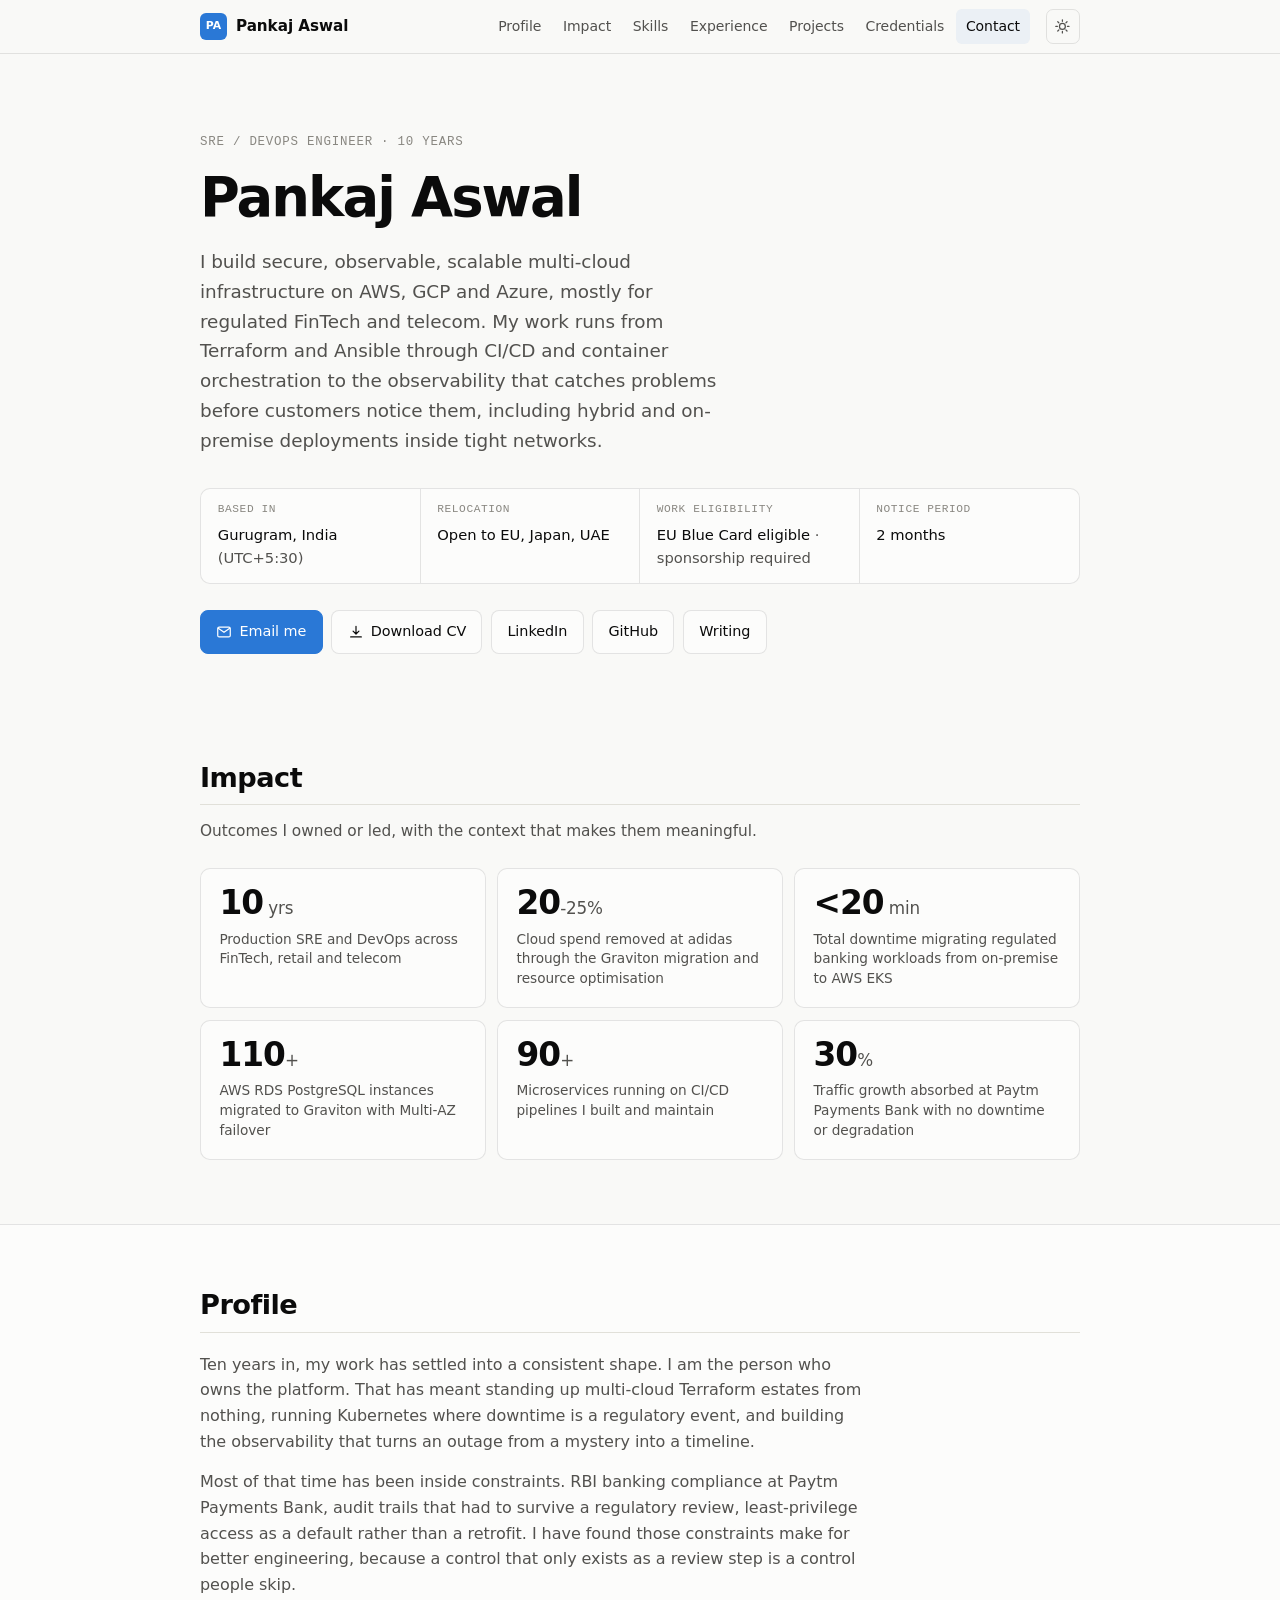
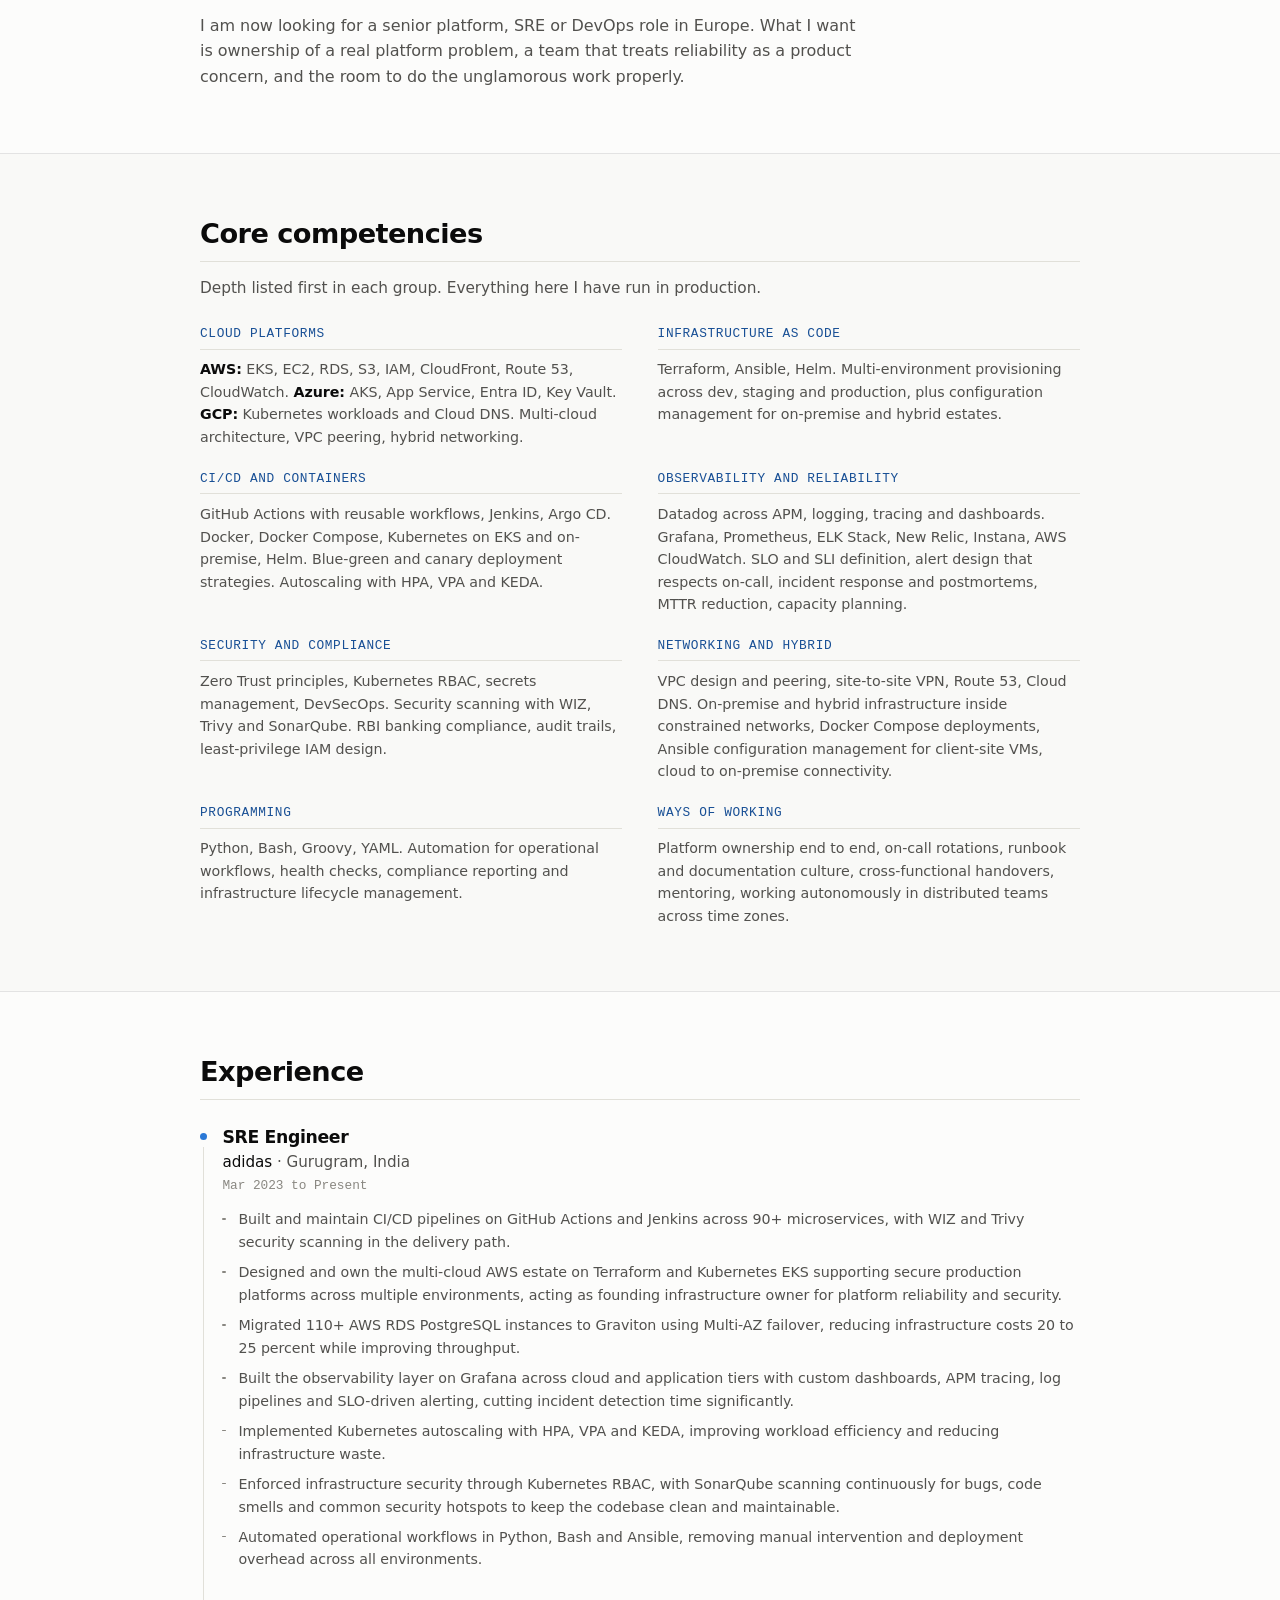
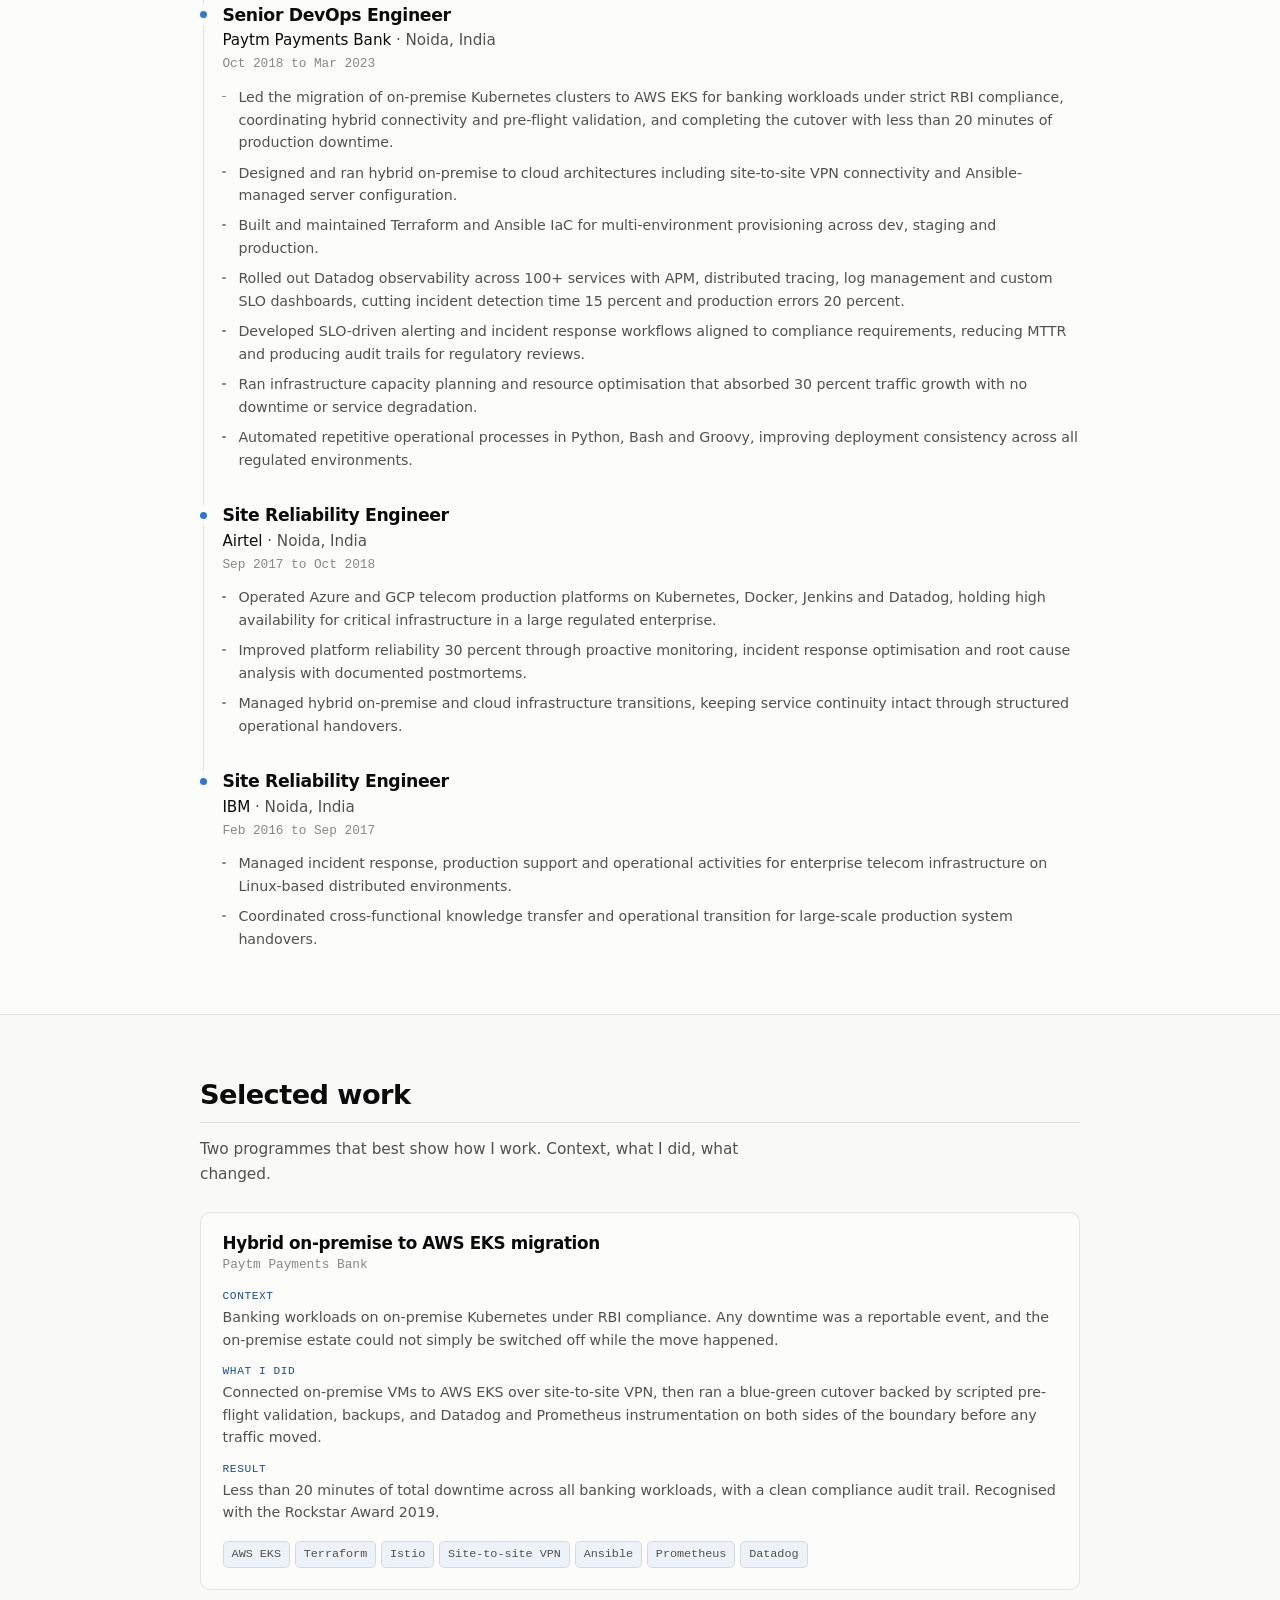
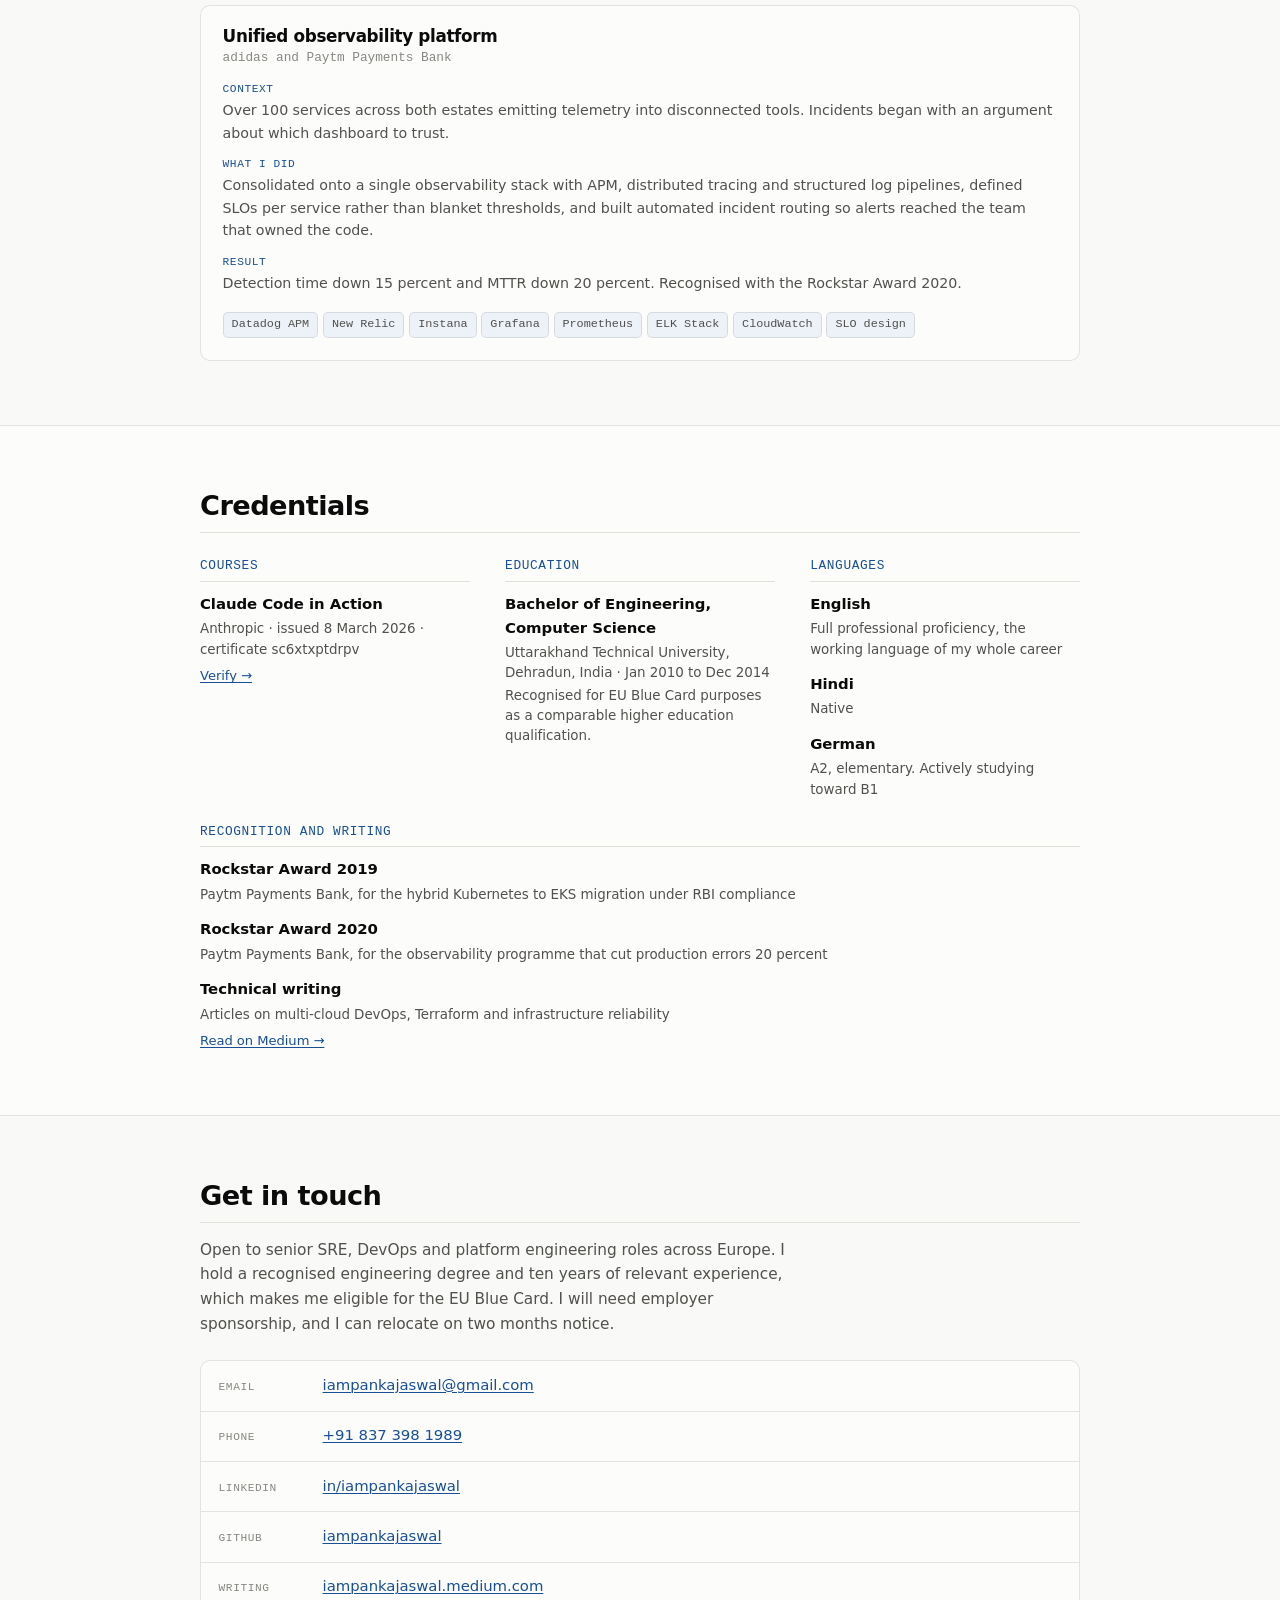
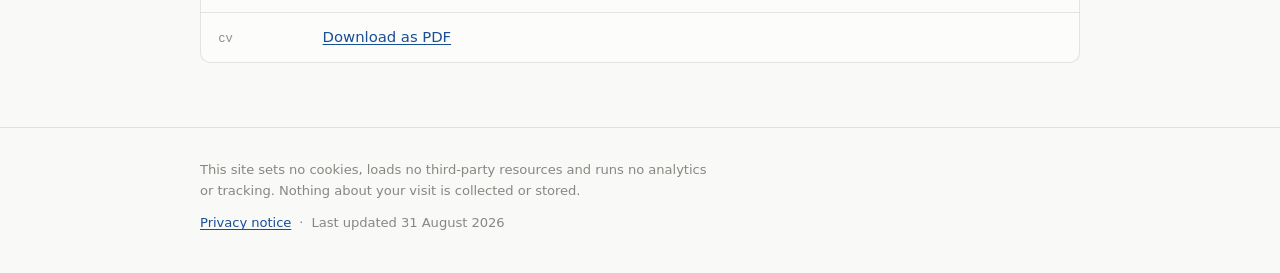
<file: index.html>
<!DOCTYPE html>
<html lang="en" data-theme="auto">
<head>
<meta charset="utf-8">
<meta name="viewport" content="width=device-width, initial-scale=1">
<title>Pankaj Aswal, SRE / DevOps Engineer</title>
<meta name="description" content="SRE / DevOps Engineer with 10 years building secure, observable, scalable multi-cloud infrastructure on AWS, GCP and Azure in regulated FinTech and telecom. Open to relocation across the EU. EU Blue Card eligible.">
<meta name="author" content="Pankaj Aswal">
<link rel="canonical" href="https://iampankajaswal.github.io/">

<!-- Open Graph -->
<meta property="og:type" content="profile">
<meta property="og:title" content="Pankaj Aswal, SRE / DevOps Engineer">
<meta property="og:description" content="10 years of multi-cloud infrastructure, Kubernetes, Terraform and observability in regulated environments. Open to relocation across the EU.">
<meta property="og:locale" content="en_GB">
<meta property="og:url" content="https://iampankajaswal.github.io/">

<link rel="stylesheet" href="assets/css/style.css">
<link rel="icon" href="data:image/svg+xml,<svg xmlns='http://www.w3.org/2000/svg' viewBox='0 0 100 100'><rect width='100' height='100' rx='18' fill='%232a78d6'/><text x='50' y='68' font-family='system-ui,sans-serif' font-size='52' font-weight='600' fill='%23fff' text-anchor='middle'>PA</text></svg>">

<!-- Structured data: helps recruiter tooling and search parse the profile -->
<script type="application/ld+json">
{
  "@context": "https://schema.org",
  "@type": "Person",
  "name": "Pankaj Aswal",
  "jobTitle": "SRE / DevOps Engineer",
  "email": "mailto:iampankajaswal@gmail.com",
  "telephone": "+918373981989",
  "url": "https://iampankajaswal.github.io/",
  "sameAs": [
    "https://www.linkedin.com/in/iampankajaswal/",
    "https://github.com/iampankajaswal",
    "https://iampankajaswal.medium.com/"
  ],
  "knowsLanguage": [
    { "@type": "Language", "name": "English" },
    { "@type": "Language", "name": "Hindi" },
    { "@type": "Language", "name": "German" }
  ],
  "alumniOf": {
    "@type": "CollegeOrUniversity",
    "name": "Uttarakhand Technical University"
  },
  "knowsAbout": ["Site Reliability Engineering","DevOps","Kubernetes","Terraform","Amazon Web Services","Google Cloud Platform","Microsoft Azure","Observability","CI/CD","Platform Engineering"]
}
</script>
</head>
<body>

<a class="skip" href="#main">Skip to content</a>

<header class="topbar">
  <nav class="topbar__inner" aria-label="Section navigation">
    <a class="brand" href="#top">
      <span class="brand__mark" aria-hidden="true">PA</span>
      <span class="brand__text">Pankaj&nbsp;Aswal</span>
    </a>

    <button class="navtoggle" aria-expanded="false" aria-controls="navlinks" aria-label="Toggle navigation">
      <span aria-hidden="true"></span><span aria-hidden="true"></span><span aria-hidden="true"></span>
    </button>

    <ul class="navlinks" id="navlinks">
      <li><a href="#profile">Profile</a></li>
      <li><a href="#impact">Impact</a></li>
      <li><a href="#skills">Skills</a></li>
      <li><a href="#experience">Experience</a></li>
      <li><a href="#projects">Projects</a></li>
      <li><a href="#credentials">Credentials</a></li>
      <li><a href="#contact">Contact</a></li>
    </ul>

    <button class="themetoggle" id="themetoggle" aria-label="Switch colour theme" title="Switch colour theme">
      <svg class="i-sun" viewBox="0 0 24 24" aria-hidden="true" fill="none" stroke="currentColor" stroke-width="1.8" stroke-linecap="round"><circle cx="12" cy="12" r="4.2"/><path d="M12 2.6v2.2M12 19.2v2.2M2.6 12h2.2M19.2 12h2.2M5.4 5.4l1.6 1.6M17 17l1.6 1.6M18.6 5.4L17 7M7 17l-1.6 1.6"/></svg>
      <svg class="i-moon" viewBox="0 0 24 24" aria-hidden="true" fill="none" stroke="currentColor" stroke-width="1.8" stroke-linecap="round" stroke-linejoin="round"><path d="M20.5 14.4A8.6 8.6 0 0 1 9.6 3.5a8.7 8.7 0 1 0 10.9 10.9Z"/></svg>
    </button>
  </nav>
</header>

<main id="main">

<!-- ───────────────────────── HERO ───────────────────────── -->
<section class="hero" id="top">
  <div class="wrap">
    <p class="hero__eyebrow">SRE / DevOps Engineer &middot; 10 years</p>
    <h1 class="hero__name">Pankaj Aswal</h1>
    <p class="hero__pitch">
      I build secure, observable, scalable multi-cloud infrastructure on AWS, GCP and Azure,
      mostly for regulated FinTech and telecom. My work runs from Terraform and Ansible through
      CI/CD and container orchestration to the observability that catches problems before
      customers notice them, including hybrid and on-premise deployments inside tight networks.
    </p>

    <!-- Availability: EU employers screen on these four facts first -->
    <dl class="availability" aria-label="Availability and work eligibility">
      <div class="availability__item">
        <dt>Based in</dt>
        <dd>Gurugram, India <span class="sub">(UTC+5:30)</span></dd>
      </div>
      <div class="availability__item">
        <dt>Relocation</dt>
        <dd>Open to EU, Japan, UAE</dd>
      </div>
      <div class="availability__item">
        <dt>Work eligibility</dt>
        <dd>EU Blue Card eligible <span class="sub">· sponsorship required</span></dd>
      </div>
      <div class="availability__item">
        <dt>Notice period</dt>
        <dd>2 months</dd>
      </div>
    </dl>

    <div class="cta">
      <a class="btn btn--primary" href="mailto:iampankajaswal@gmail.com?subject=SRE%2FDevOps%20opportunity">
        <svg viewBox="0 0 24 24" aria-hidden="true" fill="none" stroke="currentColor" stroke-width="1.8" stroke-linecap="round" stroke-linejoin="round"><rect x="2.6" y="4.6" width="18.8" height="14.8" rx="2.2"/><path d="m3.4 6.4 8.6 6 8.6-6"/></svg>
        Email me
      </a>
      <a class="btn" href="Pankaj_Resume_SRE_DevOps.pdf" download>
        <svg viewBox="0 0 24 24" aria-hidden="true" fill="none" stroke="currentColor" stroke-width="1.8" stroke-linecap="round" stroke-linejoin="round"><path d="M12 3.4v11.4M7.6 10.6 12 15l4.4-4.4M4 19.4h16"/></svg>
        Download CV
      </a>
      <a class="btn" href="https://www.linkedin.com/in/iampankajaswal/" target="_blank" rel="noopener noreferrer">LinkedIn</a>
      <a class="btn" href="https://github.com/iampankajaswal" target="_blank" rel="noopener noreferrer">GitHub</a>
      <a class="btn" href="https://iampankajaswal.medium.com/" target="_blank" rel="noopener noreferrer">Writing</a>
    </div>
  </div>
</section>

<!-- ───────────────────────── IMPACT ───────────────────────── -->
<section class="section" id="impact">
  <div class="wrap">
    <h2 class="section__title">Impact</h2>
    <p class="section__lede">Outcomes I owned or led, with the context that makes them meaningful.</p>

    <ul class="stats" role="list">
      <li class="stat">
        <span class="stat__value">10<span class="stat__unit"> yrs</span></span>
        <span class="stat__label">Production SRE and DevOps across FinTech, retail and telecom</span>
      </li>
      <li class="stat">
        <span class="stat__value">20<span class="stat__unit">-25%</span></span>
        <span class="stat__label">Cloud spend removed at adidas through the Graviton migration and resource optimisation</span>
      </li>
      <li class="stat">
        <span class="stat__value">&lt;20<span class="stat__unit"> min</span></span>
        <span class="stat__label">Total downtime migrating regulated banking workloads from on-premise to AWS EKS</span>
      </li>
      <li class="stat">
        <span class="stat__value">110<span class="stat__unit">+</span></span>
        <span class="stat__label">AWS RDS PostgreSQL instances migrated to Graviton with Multi-AZ failover</span>
      </li>
      <li class="stat">
        <span class="stat__value">90<span class="stat__unit">+</span></span>
        <span class="stat__label">Microservices running on CI/CD pipelines I built and maintain</span>
      </li>
      <li class="stat">
        <span class="stat__value">30<span class="stat__unit">%</span></span>
        <span class="stat__label">Traffic growth absorbed at Paytm Payments Bank with no downtime or degradation</span>
      </li>
    </ul>
  </div>
</section>

<!-- ───────────────────────── PROFILE ───────────────────────── -->
<section class="section section--alt" id="profile">
  <div class="wrap">
    <h2 class="section__title">Profile</h2>
    <div class="prose">
      <p>
        Ten years in, my work has settled into a consistent shape. I am the person who owns the
        platform. That has meant standing up multi-cloud Terraform estates from nothing, running
        Kubernetes where downtime is a regulatory event, and building the observability that turns
        an outage from a mystery into a timeline.
      </p>
      <p>
        Most of that time has been inside constraints. RBI banking compliance at Paytm Payments
        Bank, audit trails that had to survive a regulatory review, least-privilege access as a
        default rather than a retrofit. I have found those constraints make for better
        engineering, because a control that only exists as a review step is a control people skip.
      </p>
      <p>
        I am now looking for a senior platform, SRE or DevOps role in Europe. What I want is
        ownership of a real platform problem, a team that treats reliability as a product concern,
        and the room to do the unglamorous work properly.
      </p>
    </div>
  </div>
</section>

<!-- ───────────────────────── SKILLS ───────────────────────── -->
<section class="section" id="skills">
  <div class="wrap">
    <h2 class="section__title">Core competencies</h2>
    <p class="section__lede">Depth listed first in each group. Everything here I have run in production.</p>

    <div class="skills">
      <article class="skillgroup">
        <h3>Cloud platforms</h3>
        <p><strong>AWS:</strong> EKS, EC2, RDS, S3, IAM, CloudFront, Route&nbsp;53, CloudWatch.
        <strong>Azure:</strong> AKS, App Service, Entra ID, Key Vault.
        <strong>GCP:</strong> Kubernetes workloads and Cloud DNS.
        Multi-cloud architecture, VPC peering, hybrid networking.</p>
      </article>

      <article class="skillgroup">
        <h3>Infrastructure as code</h3>
        <p>Terraform, Ansible, Helm. Multi-environment provisioning across dev, staging and
        production, plus configuration management for on-premise and hybrid estates.</p>
      </article>

      <article class="skillgroup">
        <h3>CI/CD and containers</h3>
        <p>GitHub Actions with reusable workflows, Jenkins, Argo CD. Docker, Docker Compose,
        Kubernetes on EKS and on-premise, Helm. Blue-green and canary deployment strategies.
        Autoscaling with HPA, VPA and KEDA.</p>
      </article>

      <article class="skillgroup">
        <h3>Observability and reliability</h3>
        <p>Datadog across APM, logging, tracing and dashboards. Grafana, Prometheus, ELK Stack,
        New Relic, Instana, AWS CloudWatch. SLO and SLI definition, alert design that respects
        on-call, incident response and postmortems, MTTR reduction, capacity planning.</p>
      </article>

      <article class="skillgroup">
        <h3>Security and compliance</h3>
        <p>Zero Trust principles, Kubernetes RBAC, secrets management, DevSecOps. Security
        scanning with WIZ, Trivy and SonarQube. RBI banking compliance, audit trails,
        least-privilege IAM design.</p>
      </article>

      <article class="skillgroup">
        <h3>Networking and hybrid</h3>
        <p>VPC design and peering, site-to-site VPN, Route&nbsp;53, Cloud DNS. On-premise and
        hybrid infrastructure inside constrained networks, Docker Compose deployments, Ansible
        configuration management for client-site VMs, cloud to on-premise connectivity.</p>
      </article>

      <article class="skillgroup">
        <h3>Programming</h3>
        <p>Python, Bash, Groovy, YAML. Automation for operational workflows, health checks,
        compliance reporting and infrastructure lifecycle management.</p>
      </article>

      <article class="skillgroup">
        <h3>Ways of working</h3>
        <p>Platform ownership end to end, on-call rotations, runbook and documentation culture,
        cross-functional handovers, mentoring, working autonomously in distributed teams
        across time zones.</p>
      </article>
    </div>
  </div>
</section>

<!-- ───────────────────────── EXPERIENCE ───────────────────────── -->
<section class="section section--alt" id="experience">
  <div class="wrap">
    <h2 class="section__title">Experience</h2>

    <ol class="timeline" role="list">

      <li class="role">
        <div class="role__head">
          <h3 class="role__title">SRE Engineer</h3>
          <p class="role__org">adidas <span class="role__loc">· Gurugram, India</span></p>
          <p class="role__dates"><time datetime="2023-03">Mar 2023</time> to Present</p>
        </div>
        <ul class="role__points">
          <li>Built and maintain CI/CD pipelines on GitHub Actions and Jenkins across 90+ microservices, with WIZ and Trivy security scanning in the delivery path.</li>
          <li>Designed and own the multi-cloud AWS estate on Terraform and Kubernetes EKS supporting secure production platforms across multiple environments, acting as founding infrastructure owner for platform reliability and security.</li>
          <li>Migrated 110+ AWS RDS PostgreSQL instances to Graviton using Multi-AZ failover, reducing infrastructure costs 20 to 25 percent while improving throughput.</li>
          <li>Built the observability layer on Grafana across cloud and application tiers with custom dashboards, APM tracing, log pipelines and SLO-driven alerting, cutting incident detection time significantly.</li>
          <li>Implemented Kubernetes autoscaling with HPA, VPA and KEDA, improving workload efficiency and reducing infrastructure waste.</li>
          <li>Enforced infrastructure security through Kubernetes RBAC, with SonarQube scanning continuously for bugs, code smells and common security hotspots to keep the codebase clean and maintainable.</li>
          <li>Automated operational workflows in Python, Bash and Ansible, removing manual intervention and deployment overhead across all environments.</li>
        </ul>
      </li>

      <li class="role">
        <div class="role__head">
          <h3 class="role__title">Senior DevOps Engineer</h3>
          <p class="role__org">Paytm Payments Bank <span class="role__loc">· Noida, India</span></p>
          <p class="role__dates"><time datetime="2018-10">Oct 2018</time> to <time datetime="2023-03">Mar 2023</time></p>
        </div>
        <ul class="role__points">
          <li>Led the migration of on-premise Kubernetes clusters to AWS EKS for banking workloads under strict RBI compliance, coordinating hybrid connectivity and pre-flight validation, and completing the cutover with less than 20 minutes of production downtime.</li>
          <li>Designed and ran hybrid on-premise to cloud architectures including site-to-site VPN connectivity and Ansible-managed server configuration.</li>
          <li>Built and maintained Terraform and Ansible IaC for multi-environment provisioning across dev, staging and production.</li>
          <li>Rolled out Datadog observability across 100+ services with APM, distributed tracing, log management and custom SLO dashboards, cutting incident detection time 15 percent and production errors 20 percent.</li>
          <li>Developed SLO-driven alerting and incident response workflows aligned to compliance requirements, reducing MTTR and producing audit trails for regulatory reviews.</li>
          <li>Ran infrastructure capacity planning and resource optimisation that absorbed 30 percent traffic growth with no downtime or service degradation.</li>
          <li>Automated repetitive operational processes in Python, Bash and Groovy, improving deployment consistency across all regulated environments.</li>
        </ul>
      </li>

      <li class="role">
        <div class="role__head">
          <h3 class="role__title">Site Reliability Engineer</h3>
          <p class="role__org">Airtel <span class="role__loc">· Noida, India</span></p>
          <p class="role__dates"><time datetime="2017-09">Sep 2017</time> to <time datetime="2018-10">Oct 2018</time></p>
        </div>
        <ul class="role__points">
          <li>Operated Azure and GCP telecom production platforms on Kubernetes, Docker, Jenkins and Datadog, holding high availability for critical infrastructure in a large regulated enterprise.</li>
          <li>Improved platform reliability 30 percent through proactive monitoring, incident response optimisation and root cause analysis with documented postmortems.</li>
          <li>Managed hybrid on-premise and cloud infrastructure transitions, keeping service continuity intact through structured operational handovers.</li>
        </ul>
      </li>

      <li class="role">
        <div class="role__head">
          <h3 class="role__title">Site Reliability Engineer</h3>
          <p class="role__org">IBM <span class="role__loc">· Noida, India</span></p>
          <p class="role__dates"><time datetime="2016-02">Feb 2016</time> to <time datetime="2017-09">Sep 2017</time></p>
        </div>
        <ul class="role__points">
          <li>Managed incident response, production support and operational activities for enterprise telecom infrastructure on Linux-based distributed environments.</li>
          <li>Coordinated cross-functional knowledge transfer and operational transition for large-scale production system handovers.</li>
        </ul>
      </li>

    </ol>
  </div>
</section>

<!-- ───────────────────────── PROJECTS ───────────────────────── -->
<section class="section" id="projects">
  <div class="wrap">
    <h2 class="section__title">Selected work</h2>
    <p class="section__lede">Two programmes that best show how I work. Context, what I did, what changed.</p>

    <div class="cases">

      <article class="case">
        <header class="case__head">
          <h3>Hybrid on-premise to AWS EKS migration</h3>
          <p class="case__org">Paytm Payments Bank</p>
        </header>
        <dl class="case__body">
          <dt>Context</dt>
          <dd>Banking workloads on on-premise Kubernetes under RBI compliance. Any downtime was a reportable event, and the on-premise estate could not simply be switched off while the move happened.</dd>
          <dt>What I did</dt>
          <dd>Connected on-premise VMs to AWS EKS over site-to-site VPN, then ran a blue-green cutover backed by scripted pre-flight validation, backups, and Datadog and Prometheus instrumentation on both sides of the boundary before any traffic moved.</dd>
          <dt>Result</dt>
          <dd>Less than 20 minutes of total downtime across all banking workloads, with a clean compliance audit trail. Recognised with the Rockstar Award 2019.</dd>
        </dl>
        <ul class="tags" role="list">
          <li>AWS EKS</li><li>Terraform</li><li>Istio</li><li>Site-to-site VPN</li><li>Ansible</li><li>Prometheus</li><li>Datadog</li>
        </ul>
      </article>

      <article class="case">
        <header class="case__head">
          <h3>Unified observability platform</h3>
          <p class="case__org">adidas and Paytm Payments Bank</p>
        </header>
        <dl class="case__body">
          <dt>Context</dt>
          <dd>Over 100 services across both estates emitting telemetry into disconnected tools. Incidents began with an argument about which dashboard to trust.</dd>
          <dt>What I did</dt>
          <dd>Consolidated onto a single observability stack with APM, distributed tracing and structured log pipelines, defined SLOs per service rather than blanket thresholds, and built automated incident routing so alerts reached the team that owned the code.</dd>
          <dt>Result</dt>
          <dd>Detection time down 15 percent and MTTR down 20 percent. Recognised with the Rockstar Award 2020.</dd>
        </dl>
        <ul class="tags" role="list">
          <li>Datadog APM</li><li>New Relic</li><li>Instana</li><li>Grafana</li><li>Prometheus</li><li>ELK Stack</li><li>CloudWatch</li><li>SLO design</li>
        </ul>
      </article>

    </div>
  </div>
</section>

<!-- ───────────────────────── CREDENTIALS ───────────────────────── -->
<section class="section section--alt" id="credentials">
  <div class="wrap">
    <h2 class="section__title">Credentials</h2>

    <div class="creds">

      <div class="credblock">
        <h3>Courses</h3>
        <ul class="plainlist" role="list">
          <li>
            <strong>Claude Code in Action</strong>
            <span class="meta">Anthropic · issued 8 March 2026 · certificate sc6xtxptdrpv</span>
            <a class="verify" href="https://verify.skilljar.com/c/sc6xtxptdrpv" target="_blank" rel="noopener noreferrer">Verify&nbsp;→</a>
          </li>
        </ul>
      </div>

      <div class="credblock">
        <h3>Education</h3>
        <ul class="plainlist" role="list">
          <li>
            <strong>Bachelor of Engineering, Computer Science</strong>
            <span class="meta">Uttarakhand Technical University, Dehradun, India · Jan 2010 to Dec 2014</span>
            <span class="meta">Recognised for EU Blue Card purposes as a comparable higher education qualification.</span>
          </li>
        </ul>
      </div>

      <div class="credblock">
        <h3>Languages</h3>
        <ul class="plainlist plainlist--lang" role="list">
          <li><strong>English</strong><span class="meta">Full professional proficiency, the working language of my whole career</span></li>
          <li><strong>Hindi</strong><span class="meta">Native</span></li>
          <li><strong>German</strong><span class="meta">A2, elementary. Actively studying toward B1</span></li>
        </ul>
      </div>

      <div class="credblock credblock--wide">
        <h3>Recognition and writing</h3>
        <ul class="plainlist" role="list">
          <li><strong>Rockstar Award 2019</strong><span class="meta">Paytm Payments Bank, for the hybrid Kubernetes to EKS migration under RBI compliance</span></li>
          <li><strong>Rockstar Award 2020</strong><span class="meta">Paytm Payments Bank, for the observability programme that cut production errors 20 percent</span></li>
          <li>
            <strong>Technical writing</strong>
            <span class="meta">Articles on multi-cloud DevOps, Terraform and infrastructure reliability</span>
            <a class="verify" href="https://iampankajaswal.medium.com/" target="_blank" rel="noopener noreferrer">Read on Medium&nbsp;→</a>
          </li>
        </ul>
      </div>

    </div>
  </div>
</section>

<!-- ───────────────────────── CONTACT ───────────────────────── -->
<section class="section" id="contact">
  <div class="wrap">
    <h2 class="section__title">Get in touch</h2>
    <p class="section__lede">
      Open to senior SRE, DevOps and platform engineering roles across Europe. I hold a recognised
      engineering degree and ten years of relevant experience, which makes me eligible for the
      EU Blue Card. I will need employer sponsorship, and I can relocate on two months notice.
    </p>

    <ul class="contactlist" role="list">
      <li>
        <span class="contactlist__k">Email</span>
        <a href="mailto:iampankajaswal@gmail.com">iampankajaswal@gmail.com</a>
      </li>
      <li>
        <span class="contactlist__k">Phone</span>
        <a href="tel:+918373981989">+91 837&nbsp;398&nbsp;1989</a>
      </li>
      <li>
        <span class="contactlist__k">LinkedIn</span>
        <a href="https://www.linkedin.com/in/iampankajaswal/" target="_blank" rel="noopener noreferrer">in/iampankajaswal</a>
      </li>
      <li>
        <span class="contactlist__k">GitHub</span>
        <a href="https://github.com/iampankajaswal" target="_blank" rel="noopener noreferrer">iampankajaswal</a>
      </li>
      <li>
        <span class="contactlist__k">Writing</span>
        <a href="https://iampankajaswal.medium.com/" target="_blank" rel="noopener noreferrer">iampankajaswal.medium.com</a>
      </li>
      <li>
        <span class="contactlist__k">CV</span>
        <a href="Pankaj_Resume_SRE_DevOps.pdf" download>Download as PDF</a>
      </li>
    </ul>
  </div>
</section>

</main>

<footer class="footer">
  <div class="wrap footer__inner">
    <p class="footer__note">
      This site sets no cookies, loads no third-party resources and runs no analytics or tracking.
      Nothing about your visit is collected or stored.
    </p>
    <p class="footer__links">
      <a href="privacy.html">Privacy notice</a>
      <span aria-hidden="true">·</span>
      <span>Last updated <time datetime="2026-08-31">31 August 2026</time></span>
    </p>
  </div>
</footer>

<script src="assets/js/main.js"></script>
</body>
</html>
</file>
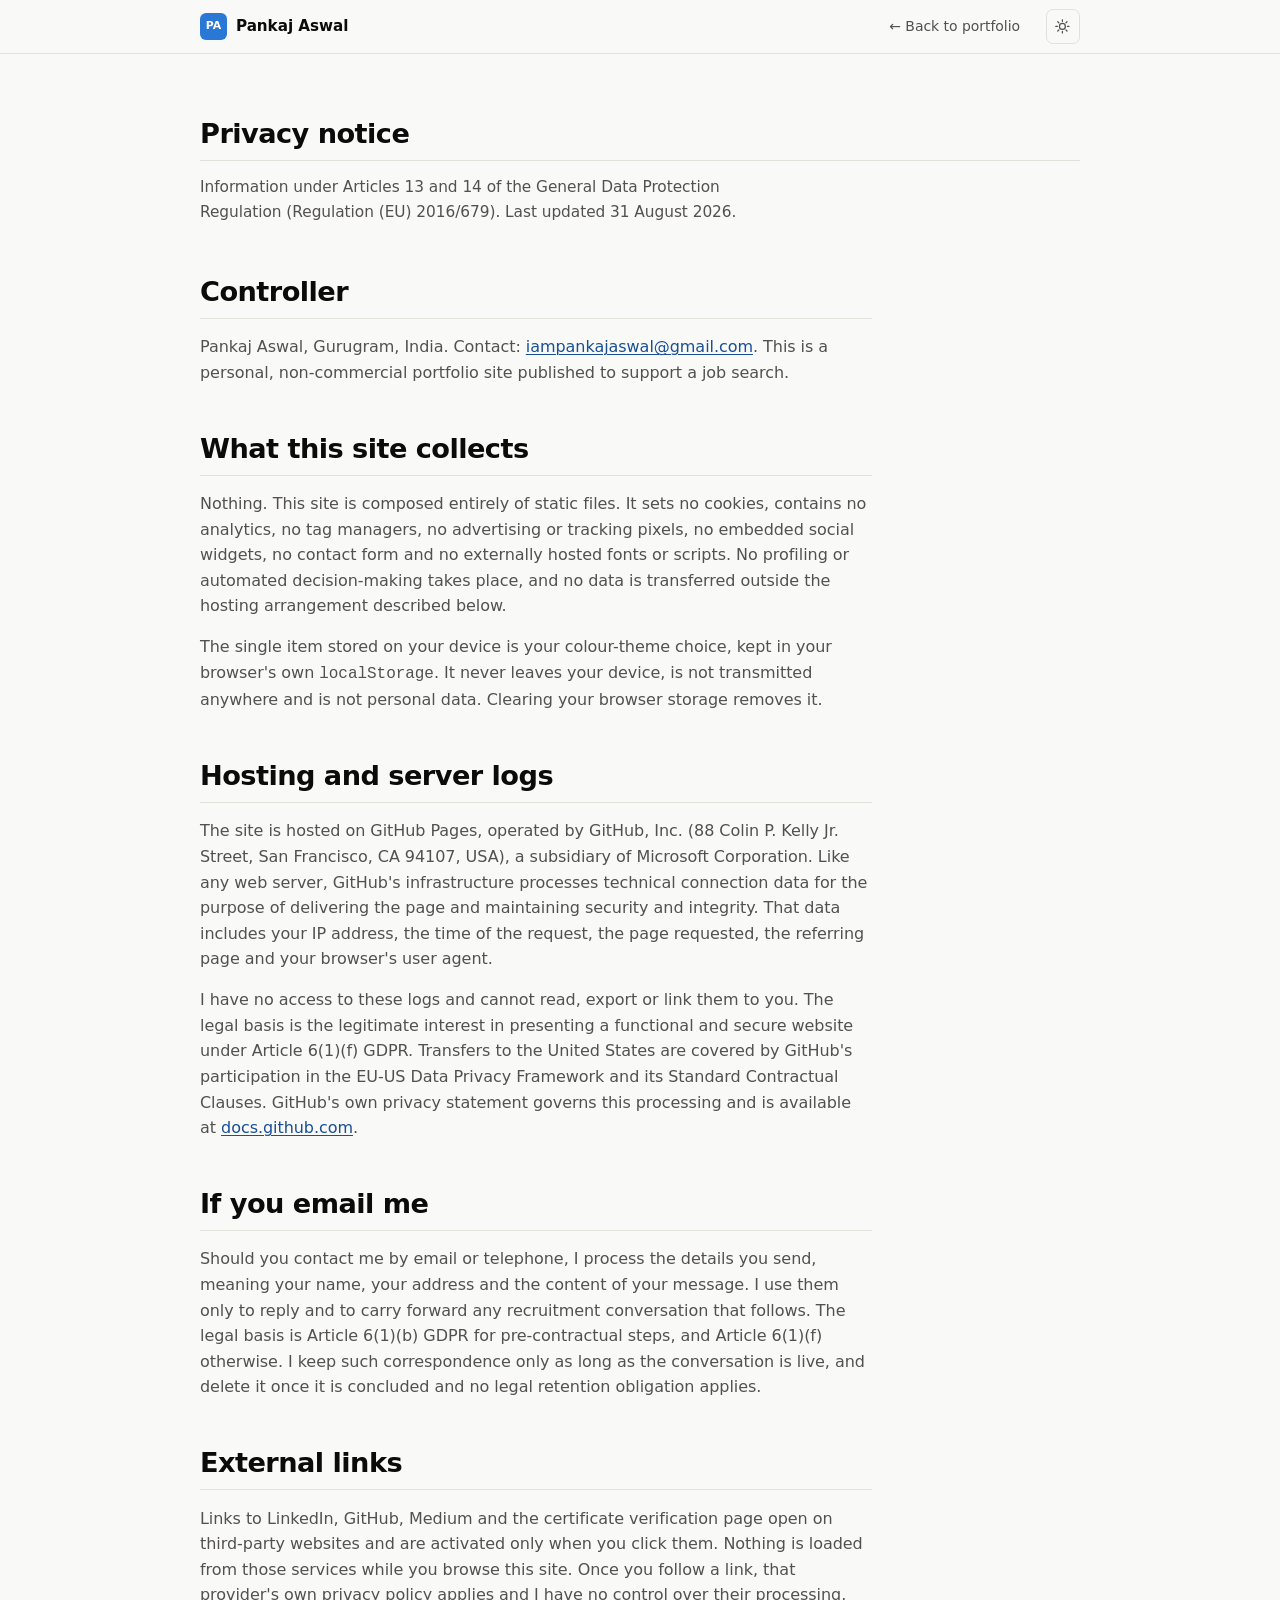
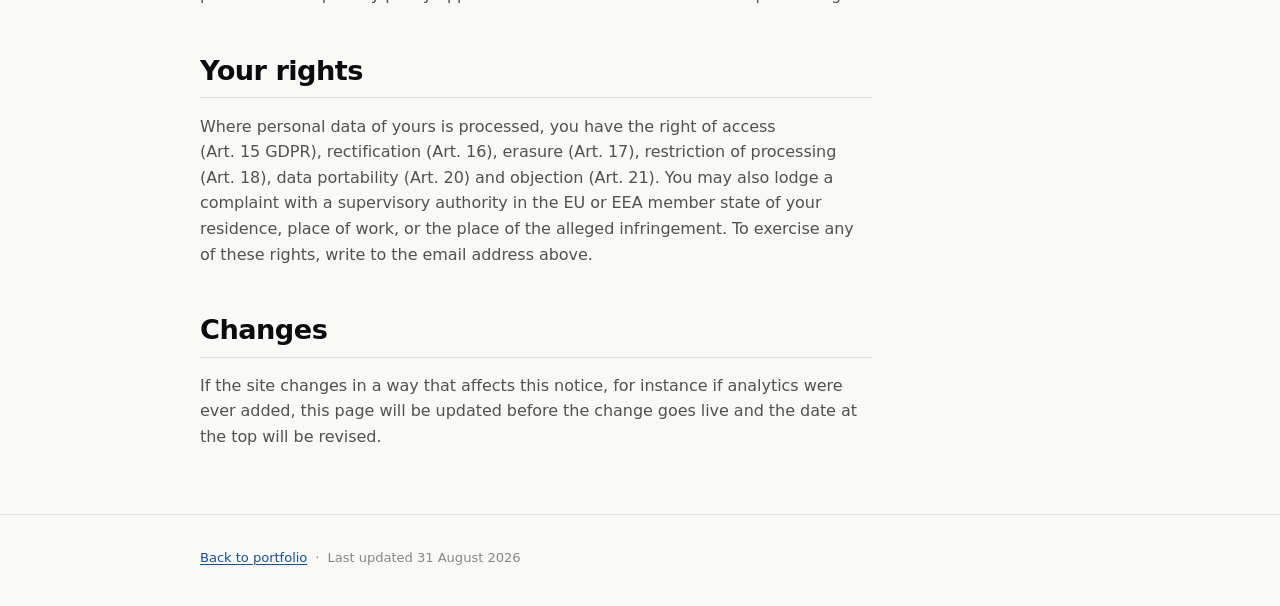
<file: privacy.html>
<!DOCTYPE html>
<html lang="en" data-theme="auto">
<head>
<meta charset="utf-8">
<meta name="viewport" content="width=device-width, initial-scale=1">
<title>Privacy notice, Pankaj Aswal</title>
<meta name="description" content="Privacy notice for iampankajaswal.github.io. This site collects no personal data, sets no cookies and loads no third-party resources.">
<meta name="robots" content="index, follow">
<link rel="stylesheet" href="assets/css/style.css">
<link rel="icon" href="data:image/svg+xml,<svg xmlns='http://www.w3.org/2000/svg' viewBox='0 0 100 100'><rect width='100' height='100' rx='18' fill='%232a78d6'/><text x='50' y='68' font-family='system-ui,sans-serif' font-size='52' font-weight='600' fill='%23fff' text-anchor='middle'>PA</text></svg>">
</head>
<body>

<a class="skip" href="#main">Skip to content</a>

<header class="topbar">
  <nav class="topbar__inner" aria-label="Navigation">
    <a class="brand" href="index.html">
      <span class="brand__mark" aria-hidden="true">PA</span>
      <span class="brand__text">Pankaj&nbsp;Aswal</span>
    </a>
    <ul class="navlinks" id="navlinks">
      <li><a href="index.html">← Back to portfolio</a></li>
    </ul>
    <button class="themetoggle" id="themetoggle" aria-label="Switch colour theme" title="Switch colour theme">
      <svg class="i-sun" viewBox="0 0 24 24" aria-hidden="true" fill="none" stroke="currentColor" stroke-width="1.8" stroke-linecap="round"><circle cx="12" cy="12" r="4.2"/><path d="M12 2.6v2.2M12 19.2v2.2M2.6 12h2.2M19.2 12h2.2M5.4 5.4l1.6 1.6M17 17l1.6 1.6M18.6 5.4L17 7M7 17l-1.6 1.6"/></svg>
      <svg class="i-moon" viewBox="0 0 24 24" aria-hidden="true" fill="none" stroke="currentColor" stroke-width="1.8" stroke-linecap="round" stroke-linejoin="round"><path d="M20.5 14.4A8.6 8.6 0 0 1 9.6 3.5a8.7 8.7 0 1 0 10.9 10.9Z"/></svg>
    </button>
  </nav>
</header>

<main id="main">
<section class="section">
  <div class="wrap">
    <h1 class="section__title">Privacy notice</h1>
    <p class="section__lede">
      Information under Articles 13 and 14 of the General Data Protection Regulation
      (Regulation&nbsp;(EU)&nbsp;2016/679). Last updated <time datetime="2026-08-31">31 August 2026</time>.
    </p>

    <div class="prose">
      <h2 class="section__title" style="margin-top:2rem">Controller</h2>
      <p>
        Pankaj Aswal, Gurugram, India.
        Contact: <a href="mailto:iampankajaswal@gmail.com">iampankajaswal@gmail.com</a>.
        This is a personal, non-commercial portfolio site published to support a job search.
      </p>

      <h2 class="section__title" style="margin-top:2rem">What this site collects</h2>
      <p>
        Nothing. This site is composed entirely of static files. It sets no cookies, contains no
        analytics, no tag managers, no advertising or tracking pixels, no embedded social widgets,
        no contact form and no externally hosted fonts or scripts. No profiling or automated
        decision-making takes place, and no data is transferred outside the hosting arrangement
        described below.
      </p>
      <p>
        The single item stored on your device is your colour-theme choice, kept in your browser's
        own <code>localStorage</code>. It never leaves your device, is not transmitted anywhere and
        is not personal data. Clearing your browser storage removes it.
      </p>

      <h2 class="section__title" style="margin-top:2rem">Hosting and server logs</h2>
      <p>
        The site is hosted on GitHub Pages, operated by GitHub, Inc. (88 Colin P. Kelly Jr. Street,
        San Francisco, CA 94107, USA), a subsidiary of Microsoft Corporation. Like any web server,
        GitHub's infrastructure processes technical connection data for the purpose of delivering
        the page and maintaining security and integrity. That data includes your IP address, the
        time of the request, the page requested, the referring page and your browser's user agent.
      </p>
      <p>
        I have no access to these logs and cannot read, export or link them to you. The legal
        basis is the legitimate interest in presenting a functional and secure website under
        Article&nbsp;6(1)(f)&nbsp;GDPR. Transfers to the United States are covered by GitHub's
        participation in the EU-US Data Privacy Framework and its Standard Contractual Clauses.
        GitHub's own privacy statement governs this processing and is available at
        <a href="https://docs.github.com/en/site-policy/privacy-policies/github-general-privacy-statement" target="_blank" rel="noopener noreferrer">docs.github.com</a>.
      </p>

      <h2 class="section__title" style="margin-top:2rem">If you email me</h2>
      <p>
        Should you contact me by email or telephone, I process the details you send, meaning your
        name, your address and the content of your message. I use them only to reply and to carry
        forward any recruitment conversation that follows. The legal basis is Article&nbsp;6(1)(b)&nbsp;GDPR for
        pre-contractual steps, and Article&nbsp;6(1)(f) otherwise. I keep such correspondence
        only as long as the conversation is live, and delete it once it is concluded and no legal
        retention obligation applies.
      </p>

      <h2 class="section__title" style="margin-top:2rem">External links</h2>
      <p>
        Links to LinkedIn, GitHub, Medium and the certificate verification page open on third-party
        websites and are activated only when you click them. Nothing is loaded from those services
        while you browse this site. Once you follow a link, that provider's own privacy policy
        applies and I have no control over their processing.
      </p>

      <h2 class="section__title" style="margin-top:2rem">Your rights</h2>
      <p>
        Where personal data of yours is processed, you have the right of access
        (Art.&nbsp;15&nbsp;GDPR), rectification (Art.&nbsp;16), erasure (Art.&nbsp;17), restriction
        of processing (Art.&nbsp;18), data portability (Art.&nbsp;20) and objection
        (Art.&nbsp;21). You may also lodge a complaint with a supervisory authority in the
        EU or EEA member state of your residence, place of work, or the place of the alleged
        infringement. To exercise any of these rights, write to the email address above.
      </p>

      <h2 class="section__title" style="margin-top:2rem">Changes</h2>
      <p>
        If the site changes in a way that affects this notice, for instance if analytics were ever
        added, this page will be updated before the change goes live and the date at the top will
        be revised.
      </p>
    </div>
  </div>
</section>
</main>

<footer class="footer">
  <div class="wrap footer__inner">
    <p class="footer__links">
      <a href="index.html">Back to portfolio</a>
      <span aria-hidden="true">·</span>
      <span>Last updated <time datetime="2026-08-31">31 August 2026</time></span>
    </p>
  </div>
</footer>

<script src="assets/js/main.js"></script>
</body>
</html>
</file>
<file: assets/css/style.css>
/* ============================================================
   Pankaj Aswal, portfolio
   Palette roles follow the validated reference instance:
   light surface #fcfcfb / page #f9f9f7, dark surface #1a1a19 / page #0d0d0d.
   Numbers and labels wear text tokens, never the accent hue.
   ============================================================ */

:root {
  color-scheme: light;

  --page:        #f9f9f7;
  --surface:     #fcfcfb;
  --ink:         #0b0b0b;
  --ink-2:       #52514e;
  --muted:       #898781;
  --rule:        #e1e0d9;
  --border:      rgba(11, 11, 11, 0.10);
  --accent:      #2a78d6;
  --accent-ink:  #184f95;
  --wash:        rgba(42, 120, 214, 0.07);

  --sans: system-ui, -apple-system, "Segoe UI", Roboto, "Helvetica Neue", Arial, sans-serif;
  --mono: ui-monospace, SFMono-Regular, "SF Mono", Menlo, Consolas, monospace;

  --max: 60rem;
  --gutter: clamp(1.15rem, 4vw, 2.5rem);
  --radius: 10px;
}

/* Dark values declared under both scopes: media query covers the OS setting,
   the data-theme scope covers the on-page toggle and must win either way. */
@media (prefers-color-scheme: dark) {
  :root:where(:not([data-theme="light"])) {
    color-scheme: dark;
    --page:       #0d0d0d;
    --surface:    #1a1a19;
    --ink:        #ffffff;
    --ink-2:      #c3c2b7;
    --muted:      #898781;
    --rule:       #2c2c2a;
    --border:     rgba(255, 255, 255, 0.10);
    --accent:     #3987e5;
    --accent-ink: #86b6ef;
    --wash:       rgba(57, 135, 229, 0.12);
  }
}
:root[data-theme="dark"] {
  color-scheme: dark;
  --page:       #0d0d0d;
  --surface:    #1a1a19;
  --ink:        #ffffff;
  --ink-2:      #c3c2b7;
  --muted:      #898781;
  --rule:       #2c2c2a;
  --border:     rgba(255, 255, 255, 0.10);
  --accent:     #3987e5;
  --accent-ink: #86b6ef;
  --wash:       rgba(57, 135, 229, 0.12);
}

/* ---------- reset ---------- */
*, *::before, *::after { box-sizing: border-box; }
html { -webkit-text-size-adjust: 100%; scroll-behavior: smooth; scroll-padding-top: 5rem; }
@media (prefers-reduced-motion: reduce) {
  html { scroll-behavior: auto; }
  *, *::before, *::after { animation-duration: .01ms !important; transition-duration: .01ms !important; }
}

body {
  margin: 0;
  background: var(--page);
  color: var(--ink);
  font: 400 1rem/1.6 var(--sans);
  letter-spacing: -0.003em;
  -webkit-font-smoothing: antialiased;
}

h1, h2, h3 { margin: 0; line-height: 1.2; letter-spacing: -0.02em; font-weight: 600; }
p { margin: 0; }
ul, ol, dl, dd { margin: 0; padding: 0; }
li { list-style: none; }

a { color: var(--accent-ink); text-decoration-thickness: 1px; text-underline-offset: 2px; }
a:hover { color: var(--accent); }
:focus-visible { outline: 2px solid var(--accent); outline-offset: 2px; border-radius: 3px; }

.wrap { max-width: var(--max); margin-inline: auto; padding-inline: var(--gutter); }

.skip {
  position: absolute; left: -9999px; top: 0; z-index: 100;
  background: var(--accent); color: #fff; padding: .7rem 1.1rem;
  border-radius: 0 0 var(--radius) 0; font-weight: 600; text-decoration: none;
}
.skip:focus { left: 0; color: #fff; }

/* ---------- top bar ---------- */
.topbar {
  position: sticky; top: 0; z-index: 50;
  background: color-mix(in srgb, var(--page) 88%, transparent);
  backdrop-filter: saturate(140%) blur(10px);
  border-bottom: 1px solid var(--border);
}
.topbar__inner {
  max-width: var(--max); margin-inline: auto; padding: .55rem var(--gutter);
  display: flex; align-items: center; gap: 1rem;
}

.brand { display: inline-flex; align-items: center; gap: .55rem; text-decoration: none; color: var(--ink); font-weight: 600; }
.brand__mark {
  display: grid; place-items: center; width: 1.7rem; height: 1.7rem;
  border-radius: 6px; background: var(--accent); color: #fff;
  font: 600 .68rem/1 var(--sans); letter-spacing: .02em;
}
.brand__text { font-size: .95rem; }

.navlinks { display: flex; gap: .15rem; margin-left: auto; flex-wrap: wrap; }
.navlinks a {
  display: block; padding: .4rem .6rem; border-radius: 6px;
  color: var(--ink-2); text-decoration: none; font-size: .875rem;
}
.navlinks a:hover { background: var(--wash); color: var(--ink); }

.themetoggle, .navtoggle {
  display: grid; place-items: center; width: 2.15rem; height: 2.15rem; flex: none;
  background: transparent; border: 1px solid var(--border); border-radius: 7px;
  color: var(--ink-2); cursor: pointer;
}
.themetoggle:hover, .navtoggle:hover { color: var(--ink); background: var(--wash); }
.themetoggle svg { width: 1.05rem; height: 1.05rem; }
:root[data-theme="dark"] .i-sun, :root[data-theme="light"] .i-moon { display: none; }
@media (prefers-color-scheme: dark) {
  :root:where(:not([data-theme="light"])) .i-sun { display: none; }
  :root:where(:not([data-theme="light"])) .i-moon { display: block; }
}
@media (prefers-color-scheme: light) {
  :root:where(:not([data-theme="dark"])) .i-moon { display: none; }
}

.navtoggle { display: none; margin-left: auto; gap: 3px; }
.navtoggle span { display: block; width: 15px; height: 1.6px; background: currentColor; border-radius: 2px; }

@media (max-width: 46rem) {
  .navtoggle { display: grid; }
  .navlinks {
    position: absolute; top: 100%; left: 0; right: 0;
    flex-direction: column; gap: 0; margin: 0; padding: .4rem var(--gutter) .8rem;
    background: var(--page); border-bottom: 1px solid var(--border);
  }
  .navlinks:not(.is-open) { display: none; }
  .navlinks a { padding: .55rem .3rem; font-size: .95rem; }
}

/* ---------- hero ---------- */
.hero { padding: clamp(2.75rem, 8vw, 5rem) 0 clamp(1.75rem, 4vw, 2.75rem); }
.hero__eyebrow {
  font: 500 .78rem/1.4 var(--mono); letter-spacing: .06em; text-transform: uppercase;
  color: var(--muted); margin-bottom: .85rem;
}
.hero__name { font-size: clamp(2.1rem, 7vw, 3.4rem); letter-spacing: -0.035em; }
.hero__pitch {
  margin-top: 1.05rem; max-width: 46ch;
  font-size: clamp(1.02rem, 2.2vw, 1.15rem); line-height: 1.62; color: var(--ink-2);
}

.availability {
  display: grid; gap: 0; margin-top: 2rem;
  grid-template-columns: repeat(auto-fit, minmax(11rem, 1fr));
  background: var(--surface); border: 1px solid var(--border); border-radius: var(--radius);
  overflow: hidden;
}
.availability__item { padding: .85rem 1.05rem; border-right: 1px solid var(--border); }
.availability__item:last-child { border-right: 0; }
.availability dt {
  font: 500 .7rem/1.4 var(--mono); letter-spacing: .05em; text-transform: uppercase;
  color: var(--muted); margin-bottom: .3rem;
}
.availability dd { font-size: .92rem; font-weight: 500; color: var(--ink); }
.availability .sub { font-weight: 400; color: var(--ink-2); }
@media (max-width: 46rem) {
  .availability__item { border-right: 0; border-bottom: 1px solid var(--border); }
  .availability__item:last-child { border-bottom: 0; }
}

.cta { display: flex; flex-wrap: wrap; gap: .55rem; margin-top: 1.6rem; }
.btn {
  display: inline-flex; align-items: center; gap: .45rem;
  padding: .58rem .95rem; border-radius: 8px;
  border: 1px solid var(--border); background: var(--surface);
  color: var(--ink); font-size: .9rem; font-weight: 500; text-decoration: none;
}
.btn svg { width: 1rem; height: 1rem; }
.btn:hover { border-color: var(--accent); color: var(--ink); background: var(--wash); }
.btn--primary { background: var(--accent); border-color: var(--accent); color: #fff; }
.btn--primary:hover { background: var(--accent-ink); border-color: var(--accent-ink); color: #fff; }
:root[data-theme="dark"] .btn--primary:hover,
:root:where(:not([data-theme="light"])) .btn--primary:hover { color: #0d0d0d; }

/* ---------- sections ---------- */
.section { padding: clamp(2.5rem, 6vw, 4rem) 0; }
.section--alt { background: var(--surface); border-block: 1px solid var(--border); }
.section__title {
  font-size: clamp(1.35rem, 3.2vw, 1.7rem);
  padding-bottom: .6rem; border-bottom: 1px solid var(--rule);
}
.section__lede { margin-top: .9rem; max-width: 62ch; color: var(--ink-2); font-size: .96rem; }

.prose { margin-top: 1.2rem; max-width: 66ch; display: grid; gap: .95rem; }
.prose p { color: var(--ink-2); }

/* ---------- stat tiles ----------
   Values in primary ink; the accent is not used to encode anything here. */
.stats {
  display: grid; gap: .7rem; margin-top: 1.5rem;
  grid-template-columns: repeat(auto-fit, minmax(13.5rem, 1fr));
}
.stat {
  padding: 1.1rem 1.15rem 1.15rem;
  background: var(--surface); border: 1px solid var(--border); border-radius: var(--radius);
}
/* Tiles take whichever plane contrasts with the section they sit on. */
.section--alt .stat { background: var(--page); }
.stat__value {
  display: block; font-size: 2.05rem; font-weight: 600; line-height: 1.05;
  letter-spacing: -0.03em; color: var(--ink);
}
.stat__unit { font-size: 1.05rem; font-weight: 500; color: var(--ink-2); letter-spacing: -0.01em; }
.stat__label { display: block; margin-top: .55rem; font-size: .855rem; line-height: 1.45; color: var(--ink-2); }

/* ---------- skills ---------- */
.skills {
  display: grid; gap: 1.4rem 2.2rem; margin-top: 1.6rem;
  grid-template-columns: repeat(auto-fit, minmax(17rem, 1fr));
}
.skillgroup h3 {
  font-size: .8rem; font-family: var(--mono); font-weight: 500;
  letter-spacing: .05em; text-transform: uppercase; color: var(--accent-ink);
  padding-bottom: .45rem; margin-bottom: .55rem; border-bottom: 1px solid var(--rule);
}
.skillgroup p { font-size: .89rem; line-height: 1.58; color: var(--ink-2); }
.skillgroup strong { color: var(--ink); font-weight: 600; }

/* ---------- timeline ---------- */
.timeline { margin-top: 1.7rem; display: grid; gap: 2.1rem; }
.role { position: relative; padding-left: 1.4rem; }
.role::before {
  content: ""; position: absolute; left: 0; top: .42rem;
  width: 7px; height: 7px; border-radius: 50%; background: var(--accent);
}
.role::after {
  content: ""; position: absolute; left: 3px; top: 1.25rem; bottom: -2.1rem;
  width: 1px; background: var(--rule);
}
.role:last-child::after { display: none; }

.role__head { display: grid; gap: .18rem; margin-bottom: .8rem; }
.role__title { font-size: 1.08rem; }
.role__org { font-size: .95rem; font-weight: 500; color: var(--ink); }
.role__loc { font-weight: 400; color: var(--ink-2); }
.role__dates { font: 400 .8rem/1.4 var(--mono); color: var(--muted); }

.role__points { display: grid; gap: .5rem; }
.role__points li {
  position: relative; padding-left: 1rem;
  font-size: .89rem; line-height: 1.58; color: var(--ink-2);
}
.role__points li::before {
  content: ""; position: absolute; left: 0; top: .62rem;
  width: 4px; height: 1.5px; background: var(--muted); border-radius: 2px;
}

/* ---------- case studies ---------- */
.cases { display: grid; gap: .9rem; margin-top: 1.6rem; }
.case {
  padding: 1.25rem 1.35rem 1.35rem;
  background: var(--surface); border: 1px solid var(--border); border-radius: var(--radius);
}
.section--alt .case { background: var(--page); }
.case__head { margin-bottom: .95rem; }
.case__head h3 { font-size: 1.05rem; }
.case__org { margin-top: .2rem; font: 400 .8rem/1.4 var(--mono); color: var(--muted); }

.case__body { display: grid; gap: .1rem; }
.case__body dt {
  margin-top: .7rem; font: 500 .7rem/1.4 var(--mono);
  letter-spacing: .05em; text-transform: uppercase; color: var(--accent-ink);
}
.case__body dt:first-child { margin-top: 0; }
.case__body dd { font-size: .89rem; line-height: 1.58; color: var(--ink-2); }

.tags { display: flex; flex-wrap: wrap; gap: .3rem; margin-top: 1.1rem; }
.tags li {
  padding: .2rem .5rem; border-radius: 5px;
  background: var(--wash); border: 1px solid var(--border);
  font: 400 .74rem/1.5 var(--mono); color: var(--ink-2);
}

/* ---------- credentials ---------- */
.creds {
  display: grid; gap: 1.5rem 2.2rem; margin-top: 1.6rem;
  grid-template-columns: repeat(auto-fit, minmax(16rem, 1fr));
}
.credblock--wide { grid-column: 1 / -1; }
.credblock h3 {
  font-size: .8rem; font-family: var(--mono); font-weight: 500;
  letter-spacing: .05em; text-transform: uppercase; color: var(--accent-ink);
  padding-bottom: .45rem; margin-bottom: .7rem; border-bottom: 1px solid var(--rule);
}
.plainlist { display: grid; gap: .85rem; }
.plainlist li { display: grid; gap: .15rem; }
.plainlist strong { font-size: .93rem; font-weight: 600; color: var(--ink); }
.plainlist .meta { font-size: .84rem; line-height: 1.5; color: var(--ink-2); }
.verify { justify-self: start; margin-top: .2rem; font-size: .82rem; font-weight: 500; }

/* ---------- contact ---------- */
.contactlist {
  display: grid; gap: 0; margin-top: 1.5rem;
  border: 1px solid var(--border); border-radius: var(--radius);
  background: var(--surface); overflow: hidden;
}
.contactlist li {
  display: flex; flex-wrap: wrap; gap: .3rem 1rem; align-items: baseline;
  padding: .8rem 1.1rem; border-bottom: 1px solid var(--border); font-size: .93rem;
}
.contactlist li:last-child { border-bottom: 0; }
.contactlist__k {
  flex: none; min-width: 5.5rem;
  font: 500 .7rem/1.4 var(--mono); letter-spacing: .05em;
  text-transform: uppercase; color: var(--muted);
}

/* ---------- footer ---------- */
.footer { padding: 2rem 0 2.5rem; border-top: 1px solid var(--border); }
.footer__inner { display: grid; gap: .7rem; }
.footer__note { max-width: 62ch; font-size: .82rem; line-height: 1.55; color: var(--muted); }
.footer__links { display: flex; flex-wrap: wrap; gap: .5rem; font-size: .82rem; color: var(--muted); }

/* ============================================================
   Print. The page doubles as a clean, ATS-friendly CV
   ============================================================ */
@media print {
  :root {
    --page: #fff; --surface: #fff; --ink: #000; --ink-2: #1a1a1a;
    --muted: #444; --rule: #bbb; --border: #ccc;
    --accent: #000; --accent-ink: #000; --wash: transparent;
  }
  html { scroll-behavior: auto; }
  body { font-size: 10pt; line-height: 1.42; }

  .topbar, .cta, .skip, .themetoggle, .navtoggle, .footer__links { display: none !important; }
  .section, .hero { padding: 0 0 12pt !important; }
  .section--alt { border: 0; background: none; }
  .wrap { max-width: none; padding-inline: 0; }

  .hero__name { font-size: 22pt; }
  .hero__pitch { font-size: 10pt; max-width: none; }
  .section__title { font-size: 12pt; margin-top: 8pt; }

  .stats { grid-template-columns: repeat(3, 1fr); gap: 6pt; }
  .stat { padding: 6pt; border: 1px solid var(--border); }
  .stat__value { font-size: 14pt; }
  .stat__label { font-size: 8pt; }

  .skills, .creds { gap: 8pt 16pt; }
  .case, .availability, .contactlist { border: 1px solid var(--border); }

  /* Keep records intact across page breaks */
  .role, .case, .skillgroup, .credblock, .stat { break-inside: avoid; page-break-inside: avoid; }
  .section__title { break-after: avoid; page-break-after: avoid; }

  /* Expand link targets so a printed copy stays actionable */
  .contactlist a::after, .verify::after { content: " (" attr(href) ")"; font-size: 8pt; color: var(--muted); }
  .contactlist a[href^="mailto:"]::after, .contactlist a[href^="tel:"]::after { content: ""; }
}
</file>
